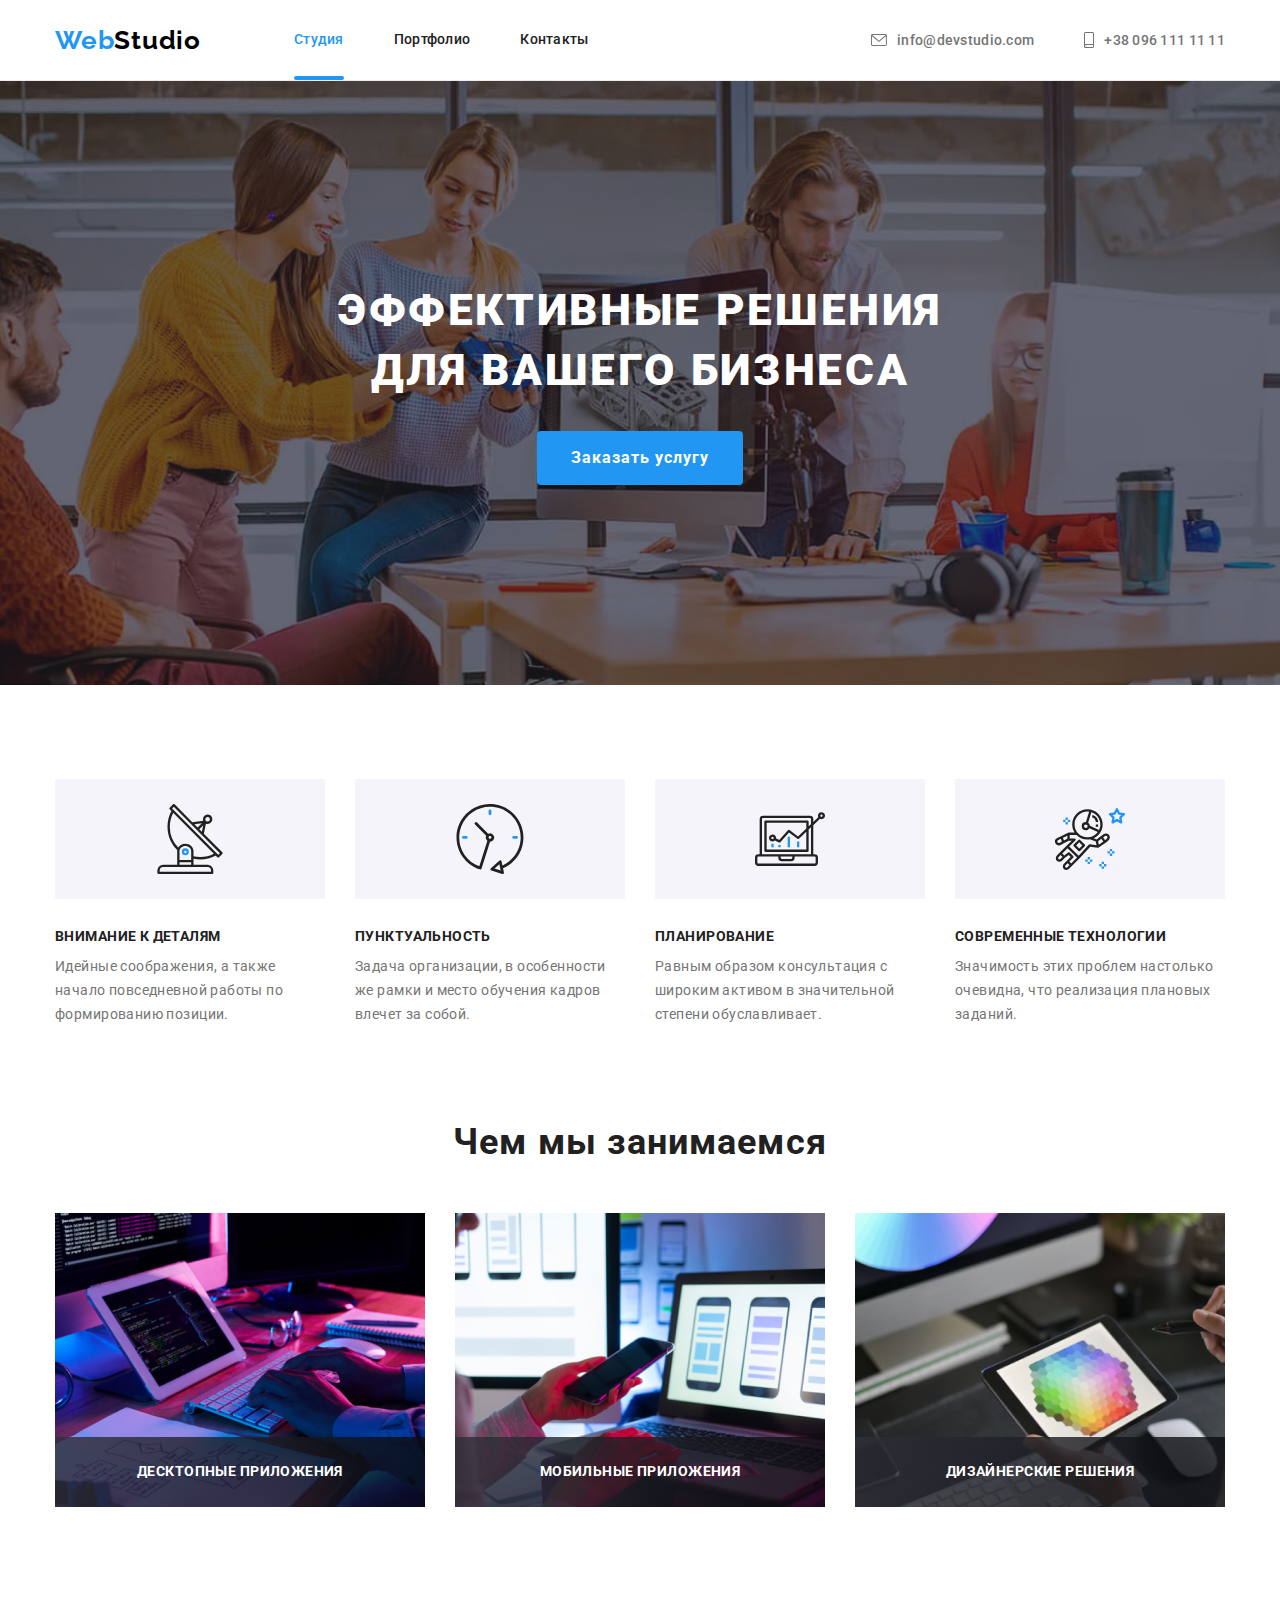
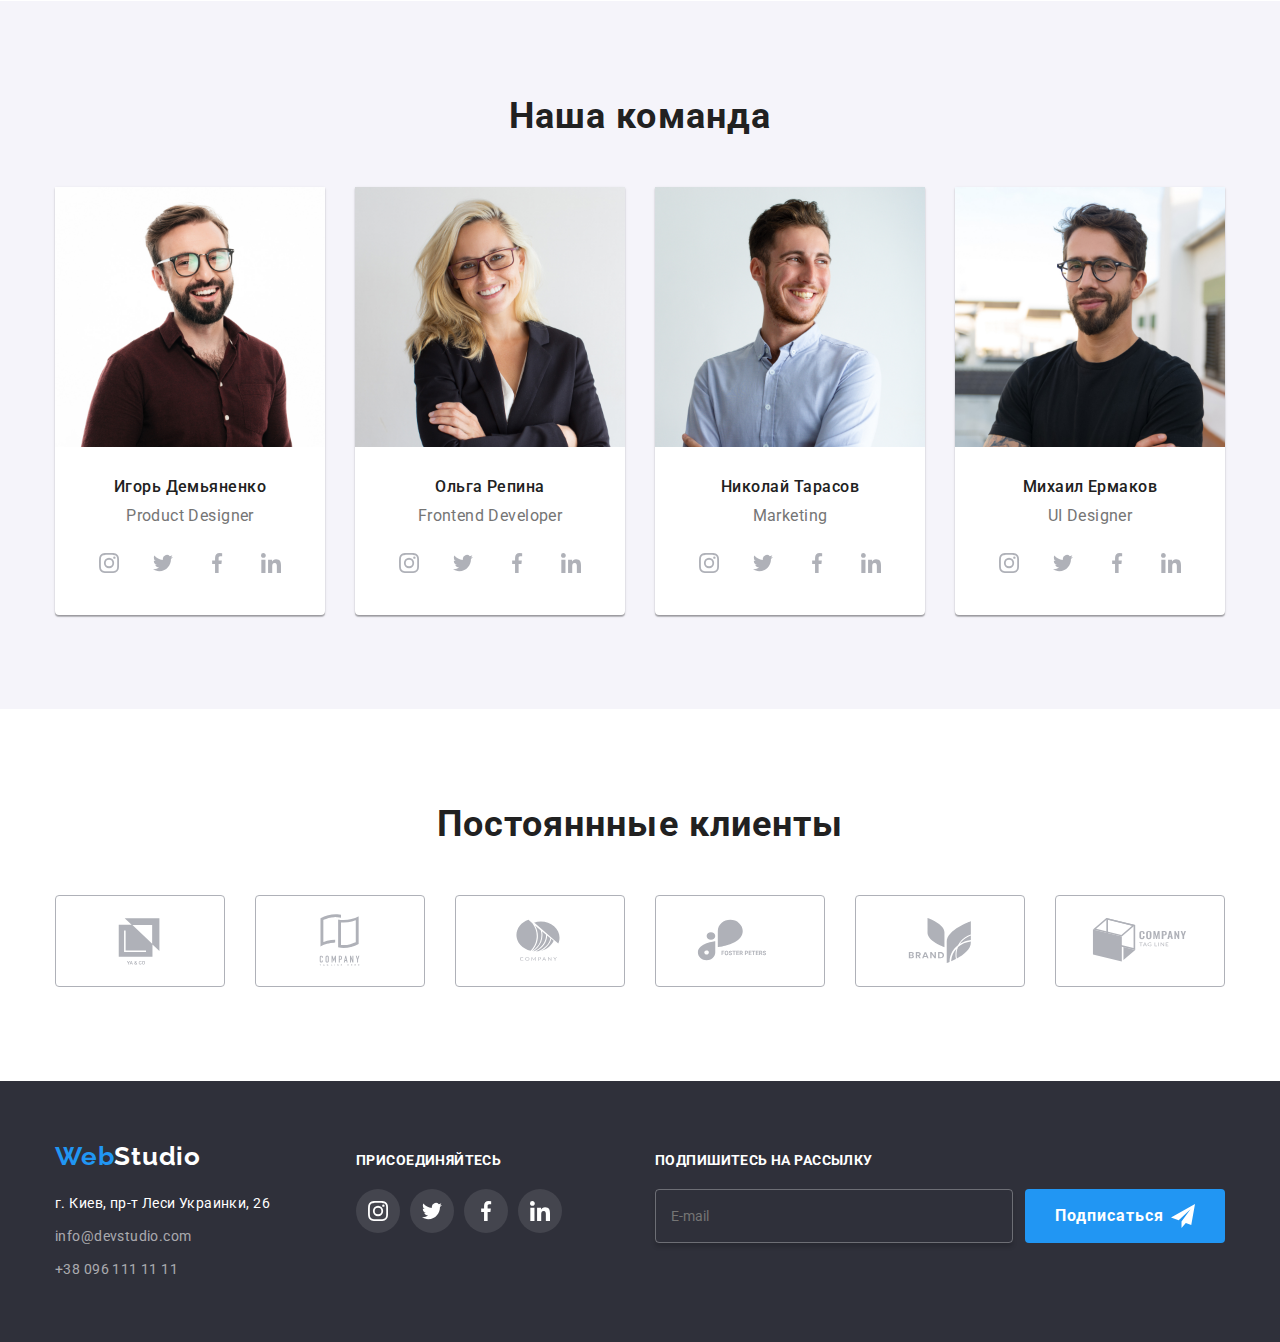
<file: index.html>
<!DOCTYPE html>
<html lang="ru">
<head>
    <meta charset="UTF-8">
    <meta http-equiv="X-UA-Compatible" content="IE=edge">
    <meta name="viewport" content="width=device-width, initial-scale=1.0">
    <title>Студия</title>
    <link rel="preconnect" href="https://fonts.googleapis.com">
    <link rel="preconnect" href="https://fonts.gstatic.com" crossorigin>
    <link href="https://fonts.googleapis.com/css2?family=Raleway:wght@700&family=Roboto:wght@400;500;700;900&display=swap"
        rel="stylesheet">
    <link rel="stylesheet" href="https://cdnjs.cloudflare.com/ajax/libs/modern-normalize/1.1.0/modern-normalize.min.css">
    <link rel="stylesheet" href="./css/main.min.css">
</head>
<body>
    <!-- Шапка страницы -->
    <header class="page-header">
        <div class="page-header__container container">
                <nav class="page-nav">
                    <!--Название с ссылкой-->
                    <a class="logo" href="./index.html">Web<span class="logo--dark">Studio</span></a>
                    <!--Панель навигации-->
                    <ul class="page-nav__list">
                        <li class="page-nav__item"><a class="page-nav__link page-nav__link--currant" href="/">Студия</a> </li>
                        <li class="page-nav__item"><a class="page-nav__link " href="./portfolio.html">Портфолио</a></li>
                        <li class="page-nav__item"><a class="page-nav__link" href="#">Контакты</a></li>
                    </ul>
                </nav>
                <!--Контакты с активными ссылками в парвом верхнем углу страницы-->
        <ul class="aside">
            <li class="aside__item">
                <a class="aside__link" href="mailto:info@devstudio.com">
                    <svg class="aside__icon" width="16" height="12">
                        <use href="./images/icons.svg#envelope"></use>
                    </svg>info@devstudio.com</a>
            </li>
            <li class="aside__item">
                <a class="aside__link" href="tel:+380961111111">
                    <svg class="aside__icon" width="10" height="16">
                        <use href="./images/icons.svg#smartphone"></use>
                    </svg>+38 096 111 11 11</a>
            </li>
        </ul>
        </div>
    </header>
    <!--Основной раздел страницы-->
    <main>
        <!--Главный заголовок и активная кнопка-->
        <section class="main">
            <div class="container">
                <h1 class="main__title">ЭФФЕКТИВНЫЕ РЕШЕНИЯ ДЛЯ ВАШЕГО БИЗНЕСА</h1>
                <button class="main__button" type="button" data-modal-open>Заказать услугу</button>
                <div class="backdrop is-hidden" data-modal>
                    <div class="modal">
                        <form name="main-form" class="main-form">
                            <div class="main-form-block">
                                <b class="main-form__title">Оставьте свои данные, мы вам перезвоним</b>
                                <ul class="main-form__list">
                                    <li class="main-form__item">
                                        <label class="main-form__label" for="name">Имя</label>
                                        <svg class="main-form__icon" width="18" height="18">
                                            <use href="./images/icons.svg#person"></use>
                                        </svg>
                                        <input class="main-form__input" type="text" id="name" name="name" required>
                                    </li>
                                    <li class="main-form__item">
                                        <label class="main-form__label" for="phone">Телефон</label>
                                        <svg class="main-form__icon" width="18" height="18">
                                            <use href="./images/icons.svg#call"></use>
                                        </svg>
                                        <input class="main-form__input" type="tel" id="phone" name="phone" required>
                                    </li>
                                    <li class="main-form__item">
                                        <label class="main-form__label" for="email">Почта</label>
                                        <svg class="main-form__icon" width="18" height="18">
                                            <use href="./images/icons.svg#icon-e-mail"></use>
                                        </svg>
                                        <input class="main-form__input" type="email" id="email" name="email" required>
                                    </li>
                                    <li class="main-form__item">
                                        <label class="main-form__label" for="comment">Коммментарий</label>
                                        <textarea class="main-form__comment" name="comment" id="comment" rows="6" placeholder="Введите текст"></textarea>
                                    </li>
                                </ul>
                                <div class="form-policy">
                                    <input class="main-form-checkbox visually-hidden" type="checkbox" name="policy" required id="policy">
                                    <label class="main-form__policy" for="policy">&nbsp; Соглашаюсь с рассылкой и принимаю &nbsp;
                                        <a href="/" class="form-policy__link">Условия договора</a>
                                    </label>
                                </div>
                                <button class="main-form__btn" type="submit">Отправить</button>
                            </div>
                        </form>
                        <button class="close-btn" data-modal-close>
                            <svg class="close-btn__icon" width="18" height="18">
                                <use href="./images/icons.svg#close-icon"></use>
                            </svg>
                        </button>
                    </div>
                </div>
            </div>
        </section>
        <!--Особенности-->
        <section class="section">
            <div class="container">
                <h2 class="section__title visually-hidden">Наши преимущества</h2>
                <ul class="features">
                    <li class="features__item">
                        <div class="features__block">
                            <svg class="features__icon" width="70" height="70">
                                <use href="./images/icons.svg#feature-one" width="70" height="70"></use>
                            </svg>
                        </div>
                        <h3 class="features__title">Внимание к деталям</h3>
                        <p class="features__text">Идейные соображения, а также начало повседневной работы по формированию позиции.</p>
                    </li>
                    <li class="features__item">
                        <div class="features__block">
                            <svg class="features__icon" width="70" height="70">
                                <use href="./images/icons.svg#feature-two" width="70" height="70"></use>
                            </svg>
                        </div>
                        <h3 class="features__title">Пунктуальность</h3>
                        <p class="features__text">Задача организации, в особенности же рамки и место обучения кадров влечет за собой.</p>
                    </li>
                    <li class="features__item">
                        <div class="features__block">
                            <svg class="features__icon" width="70" height="70">
                                <use href="./images/icons.svg#feature-three" width="70" height="70"></use>
                            </svg>
                        </div>
                        <h3 class="features__title">Планирование</h3>
                        <p class="features__text">Равным образом консультация с широким активом в значительной степени обуславливает.</p>
                    </li>
                    <li class="features__item">
                        <div class="features__block">
                            <svg class="features__icon" width="70" height="70">
                                <use href="./images/icons.svg#feature-four" width="70" height="70"></use>
                            </svg>
                        </div>
                        <h3 class="features__title">Современные технологии</h3>
                        <p class="features__text">Значимость этих проблем настолько очевидна, что реализация плановых заданий.</p>
                    </li>
                </ul>
            </div>
        </section>
        <!--Чем мы занимаемся-->
        <section class="section section--top-zero">
            <div class="container">
                <h2 class="section__title">Чем мы занимаемся</h2>
                <ul class="service__list">
                    <li class="service__item">
                            <img class="service__img" src="./images/service/color.jpg" width="370" height="294" alt="разработка архитектуры сайта">
                        <h3 class="service__title">
                            Десктопные приложения
                        </h3>
                        </li>
                    <li class="service__item">
                            <img class="service__img" src="./images/service/phone.jpg" width="370" height="294"
                                alt="разработка приложения для бизнеса">
                            <h3 class="service__title">
                                Мобильные приложения
                            </h3>
                    </li>
                    <li class="service__item">
                            <img class="service__img" src="./images/service/code.jpg" width="370" height="294" alt="разработка дизайна">
                            <h3 class="service__title">
                                Дизайнерские решения
                            </h3>
                    </li>
                </ul>
            </div>
        </section>
        <!--Наша команда-->
        <section class="section section--other-bg">
            <div class="container">
                <h2 class="section__title">Наша команда</h2>
                <ul class="team-card list">
                    <li class="team-card__item">
                        <img src="./images/team/igor.jpg" width="270" height="260" alt="Игорь Демьяненко фото">
                        <div class="team-discription">
                            <h3 class="team-discription__title">Игорь Демьяненко</h3>
                            <p class="team-discription__text" lang="en">Product Designer</p>
                <ul class="social-media">
                    <li class="social-media__item">
                        <a href="/" class="social-media__link_team">
                            <svg class="social-media__icon" width="20" height="20">
                                <use href="./images/icons.svg#insta-footer"></use>
                            </svg>
                        </a>
                    </li>
                    <li class="social-media__item">
                        <a href="/" class="social-media__link_team">
                            <svg class="social-media__icon" width="20" height="20">
                                <use href="./images/icons.svg#twitter-footer"></use>
                            </svg>
                        </a>
                    </li>
                    <li class="social-media__item">
                        <a href="/" class="social-media__link_team">
                            <svg class="social-media__icon" width="20" height="20">
                                <use href="./images/icons.svg#fb-footer"></use>
                            </svg>
                        </a>
                    </li>
                    <li class="social-media__item">
                        <a href="/" class="social-media__link_team">
                            <svg class="social-media__icon" width="20" height="20">
                                <use href="./images/icons.svg#lin-footer"></use>
                            </svg>
                        </a>
                    </li>
                </ul>
                        </div>
                    <li class="team-card__item">
                        <img src="./images/team/olga.jpg" width="270" height="260" alt="Ольга Репина фото">
                        <div class="team-discription">
                            <h3 class="team-discription__title">Ольга Репина</h3>
                            <p class="team-discription__text" lang="en">Frontend Developer</p>
                <ul class="social-media">
                    <li class="social-media__item">
                        <a href="/" class="social-media__link_team">
                            <svg class="social-media__icon" width="20" height="20">
                                <use href="./images/icons.svg#insta-footer"></use>
                            </svg>
                        </a>
                    </li>
                    <li class="social-media__item">
                        <a href="/" class="social-media__link_team">
                            <svg class="social-media__icon" width="20" height="20">
                                <use href="./images/icons.svg#twitter-footer"></use>
                            </svg>
                        </a>
                    </li>
                    <li class="social-media__item">
                        <a href="/" class="social-media__link_team">
                            <svg class="social-media__icon" width="20" height="20">
                                <use href="./images/icons.svg#fb-footer"></use>
                            </svg>
                        </a>
                    </li>
                    <li class="social-media__item">
                        <a href="/" class="social-media__link_team">
                            <svg class="social-media__icon" width="20" height="20">
                                <use href="./images/icons.svg#lin-footer"></use>
                            </svg>
                        </a>
                    </li>
                </ul>
                        </div>
                    </li>
                    <li class="team-card__item">
                        <img src="./images/team/mykola.jpg" width="270" height="260" alt="Николай Тарасов фото">
                        <div class="team-discription">
                            <h3 class="team-discription__title">Николай Тарасов</h3>
                            <p class="team-discription__text" lang="en">Marketing</p>
                <ul class="social-media">
                    <li class="social-media__item">
                        <a href="/" class="social-media__link_team">
                            <svg class="social-media__icon" width="20" height="20">
                                <use href="./images/icons.svg#insta-footer"></use>
                            </svg>
                        </a>
                    </li>
                    <li class="social-media__item">
                        <a href="/" class="social-media__link_team">
                            <svg class="social-media__icon" width="20" height="20">
                                <use href="./images/icons.svg#twitter-footer"></use>
                            </svg>
                        </a>
                    </li>
                    <li class="social-media__item">
                        <a href="/" class="social-media__link_team">
                            <svg class="social-media__icon" width="20" height="20">
                                <use href="./images/icons.svg#fb-footer"></use>
                            </svg>
                        </a>
                    </li>
                    <li class="social-media__item">
                        <a href="/" class="social-media__link_team">
                            <svg class="social-media__icon" width="20" height="20">
                                <use href="./images/icons.svg#lin-footer"></use>
                            </svg>
                        </a>
                    </li>
                </ul>
                        </div>
                    </li>
                    <li class="team-card__item">
                        <img src="./images/team/myhailo.jpg" width="270" height="260" alt="Михаил Ермаков фото">
                        <div class="team-discription">
                            <h3 class="team-discription__title">Михаил Ермаков</h3>
                            <p class="team-discription__text" lang="en">UI Designer</p>
                <ul class="social-media">
                    <li class="social-media__item">
                        <a href="/" class="social-media__link_team">
                            <svg class="social-media__icon" width="20" height="20">
                                <use href="./images/icons.svg#insta-footer"></use>
                            </svg>
                        </a>
                    </li>
                    <li class="social-media__item">
                        <a href="/" class="social-media__link_team">
                            <svg class="social-media__icon" width="20" height="20">
                                <use href="./images/icons.svg#twitter-footer"></use>
                            </svg>
                        </a>
                    </li>
                    <li class="social-media__item">
                        <a href="/" class="social-media__link_team">
                            <svg class="social-media__icon" width="20" height="20">
                                <use href="./images/icons.svg#fb-footer"></use>
                            </svg>
                        </a>
                    </li>
                    <li class="social-media__item">
                        <a href="/" class="social-media__link_team">
                            <svg class="social-media__icon" width="20" height="20">
                                <use href="./images/icons.svg#lin-footer"></use>
                            </svg>
                        </a>
                    </li>
                </ul>
                        </div>
                    </li>
                </ul>
            </div>
        </section>
        <section class="section">
            <div class="container">
                <h2 class="section__title">Постояннные клиенты</h2>
                <ul class="clients">
                    <li class="clients__item">
                        <a href="/" class="clients__link">
                            <svg class="clients__icon" width="106" height="60">
                                <use href="./images/icons.svg#prtn-1"></use>
                            </svg>
                        </a>
                    </li>
                    <li class="clients__item">
                        <a href="/" class="clients__link">
                            <svg class="clients__icon" width="106" height="60">
                                <use href="./images/icons.svg#prtn-2"></use>
                            </svg>
                        </a>
                    </li>
                    <li class="clients__item">
                        <a href="/" class="clients__link">
                            <svg class="clients__icon" width="106" height="60">
                                <use href="./images/icons.svg#prtn-3"></use>
                            </svg>
                        </a>
                    </li>
                    <li class="clients__item">
                        <a href="/" class="clients__link">
                            <svg class="clients__icon" width="106" height="60">
                                <use href="./images/icons.svg#prtn-4"></use>
                            </svg>
                        </a>
                    </li>
                    <li class="clients__item">
                        <a href="/" class="clients__link">
                            <svg class="clients__icon" width="106" height="60">
                                <use href="./images/icons.svg#prtn-5"></use>
                            </svg>
                        </a>
                    </li>
                    <li class="clients__item">
                        <a href="/" class="clients__link">
                            <svg class="clients__icon" width="106" height="60">
                                <use href="./images/icons.svg#prtn-6"></use>
                            </svg>
                        </a>
                    </li>
                </ul>
            </div>
        </section>
    </main>

    <!--Подвал-->

    <footer class="footer">
        <div class="container footer-flex">
            <div class="address-block">
                <!--Название с активной ссылкой-->
                <a class="logo" href="/">Web<span class="logo--light">Studio</span></a>
                <!--Адресс и Контакты-->
                <address class="address">
                    <ul class="address__list">
                        <li class="address__item"> <a class="address__link" href="https://goo.gl/maps/YrUc46Xhu9acLL3k6">г. Киев,
                                пр-т Леси Украинки, 26</a>
                        </li>
                        <li class="address__item"><a class="address__contact" href="mailto:info@devstudio.com">info@devstudio.com</a>
                        </li>
                        <li class="address__item"><a class="address__contact" href="tel:+380961111111">+38 096 111 11 11</a></li>
                    </ul>
                </address>
            </div>
            <div class="subscribe-media">
                <p class="subscribe-title">Присоединяйтесь</p>
                <ul class="social-media">
                    <li class="social-media__item">
                        <a href="/" class="social-media__link_footer">
                                    <svg class="social-media__icon" width="20" height="20">
                                        <use href="./images/icons.svg#insta-footer"></use>
                                    </svg>
                        </a>
                    </li>
                    <li class="social-media__item">
                        <a href="/" class="social-media__link_footer">
                            <svg class="social-media__icon" width="20" height="20">
                                <use href="./images/icons.svg#twitter-footer"></use>
                            </svg>
                        </a>
                    </li>
                    <li class="social-media__item">
                        <a href="/" class="social-media__link_footer">
                            <svg class="social-media__icon" width="20" height="20">
                                <use href="./images/icons.svg#fb-footer"></use>
                            </svg>
                        </a>
                    </li>
                    <li class="social-media__item">
                        <a href="/" class="social-media__link_footer">
                            <svg class="social-media__icon" width="20" height="20">
                                <use href="./images/icons.svg#lin-footer"></use>
                            </svg>
                        </a>
                    </li>
                </ul>
            </div>
            <form class="subscribe-form" name="subscribe">
                <b class="subscribe-title">Подпишитесь на рассылку</b>
                <div class="subscribe-form__block">
                    <input class="subscribe-form__input" type="email" name="fsubscribe-box" placeholder="E-mail" required>
                    <button class="subscribe-form__btn" type="submit">Подписаться
                        <svg class="subscribe-form__icon" width="24" height="24">
                            <use href="./images/icons.svg#letter"></use>
                        </svg>
                    </button>
                </div>
            </form>
            
        </div>
    </footer>
    <!-- Скрипт для модального окна -->
    <script src="./modal.js"></script>
</body>
</html>
</file>
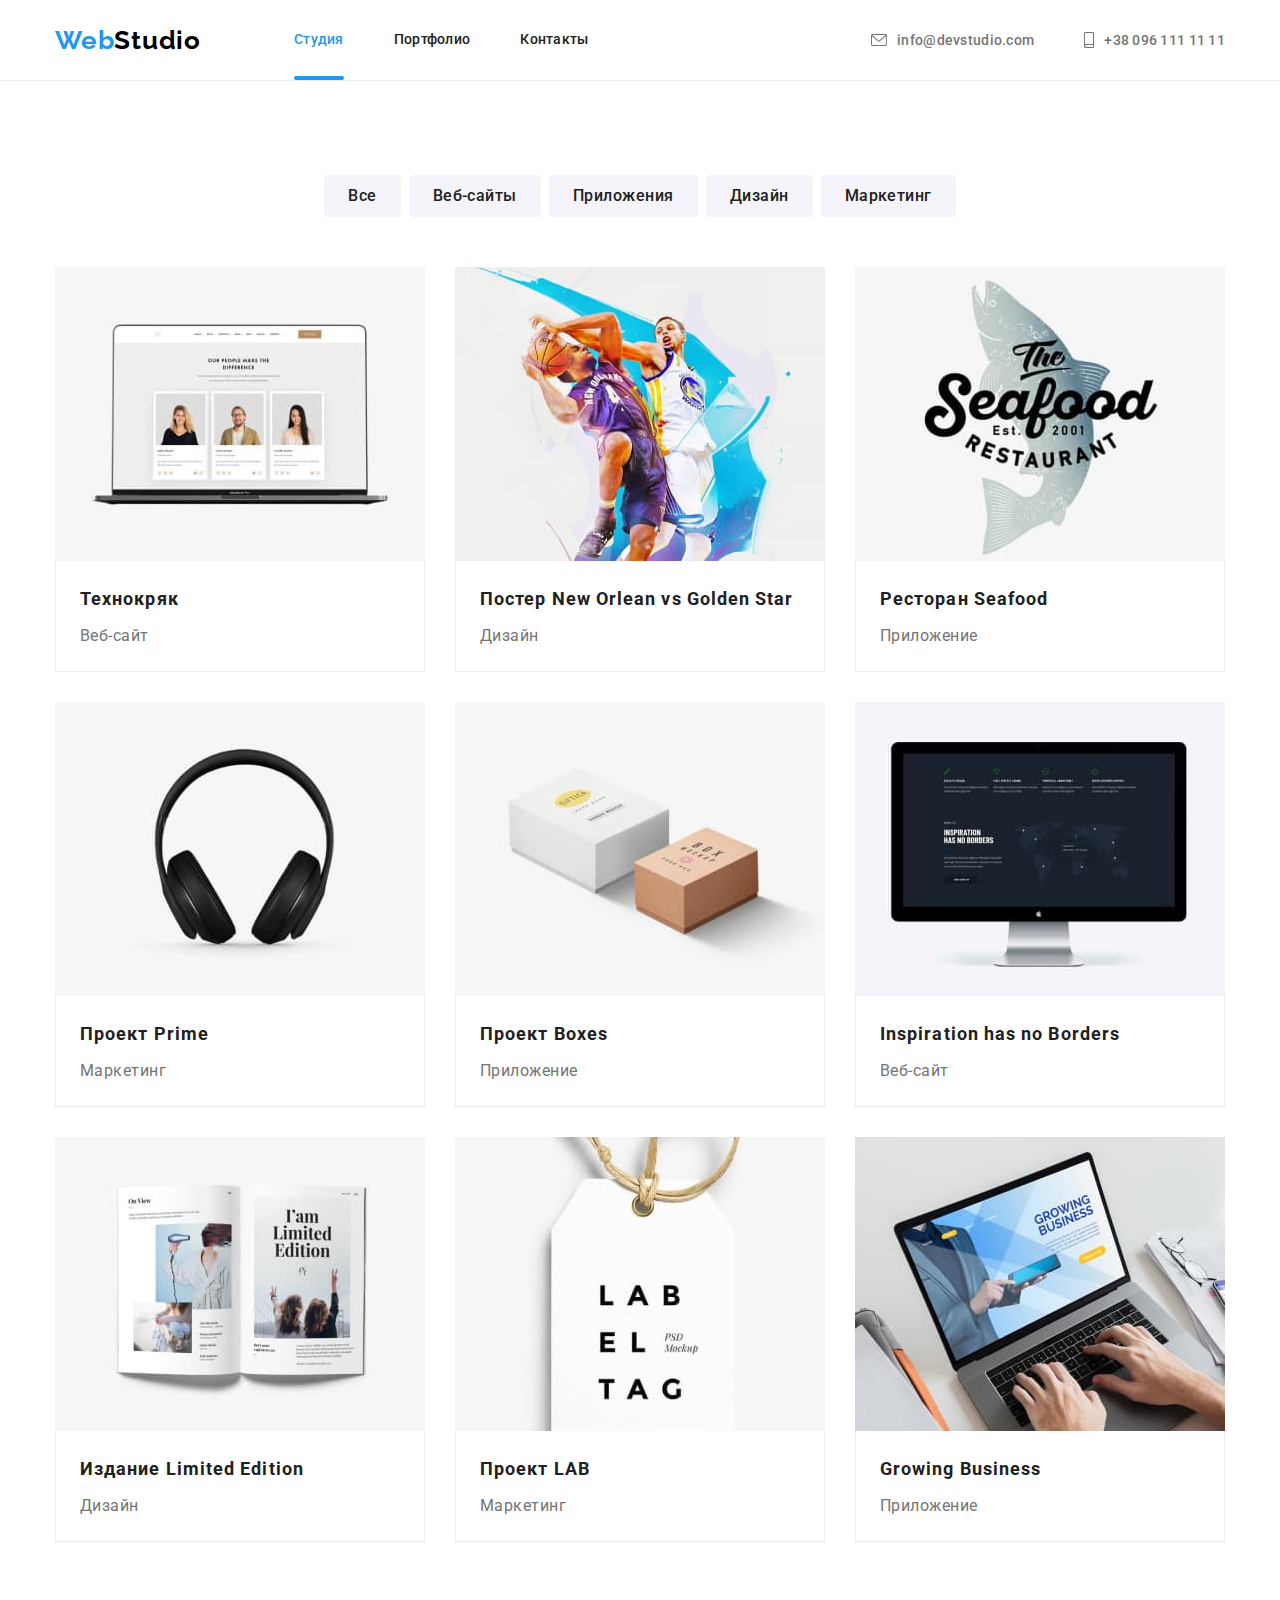
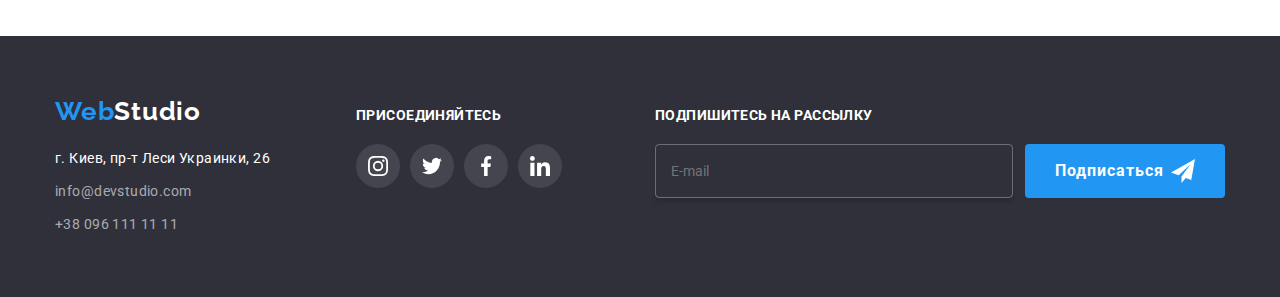
<file: portfolio.html>
<!DOCTYPE html>
<html lang="ru">
<head>
    <meta charset="UTF-8">
    <meta http-equiv="X-UA-Compatible" content="IE=edge">
    <meta name="viewport" content="width=device-width, initial-scale=1.0">
    <title>Портфолио</title>
    <link rel="preconnect" href="https://fonts.googleapis.com">
    <link rel="preconnect" href="https://fonts.gstatic.com" crossorigin>
    <link href="https://fonts.googleapis.com/css2?family=Raleway:wght@700&family=Roboto:wght@400;500;700;900&display=swap"
        rel="stylesheet">
    <link rel="stylesheet" href="https://cdnjs.cloudflare.com/ajax/libs/modern-normalize/1.1.0/modern-normalize.min.css">
    <link rel="stylesheet" href="./css/main.min.css">
</head>
<body>
    <!-- Шапка страницы -->
    <header class="page-header">
        <div class="page-header__container container">
            <nav class="page-nav">
                <!--Название с ссылкой-->
                <a class="logo" href="./index.html">Web<span class="logo--dark">Studio</span></a>
                <!--Панель навигации-->
                <ul class="page-nav__list">
                    <li class="page-nav__item"><a class="page-nav__link page-nav__link--currant" href="/">Студия</a> </li>
                    <li class="page-nav__item"><a class="page-nav__link " href="./portfolio.html">Портфолио</a></li>
                    <li class="page-nav__item"><a class="page-nav__link" href="#">Контакты</a></li>
                </ul>
            </nav>
            <!--Контакты с активными ссылками в парвом верхнем углу страницы-->
            <ul class="aside">
                <li class="aside__item">
                    <a class="aside__link" href="mailto:info@devstudio.com">
                        <svg class="aside__icon" width="16" height="12">
                            <use href="./images/icons.svg#envelope"></use>
                        </svg>info@devstudio.com</a>
                </li>
                <li class="aside__item">
                    <a class="aside__link" href="tel:+380961111111">
                        <svg class="aside__icon" width="10" height="16">
                            <use href="./images/icons.svg#smartphone"></use>
                        </svg>+38 096 111 11 11</a>
                </li>
            </ul>
        </div>
    </header>
    <main>
        <section class="section">
            <div class="container">
                <!--Скрытый заголовок-->
                <h1 class="section__title visually-hidden">Портфолио работ компании</h1>
                <!--Кнопки для сортировки-->
                <ul class="portfolio">
                    <li class="portfolio__item">
                        <button class="portfolio__btn" type="button">Все</button>
                    </li>
                    <li class="portfolio__item">
                        <button class="portfolio__btn" type="button">Веб-сайты</button>
                    </li>
                    <li class="portfolio__item">
                        <button class="portfolio__btn" type="button">Приложения</button>
                    </li>
                    <li class="portfolio__item">
                        <button class="portfolio__btn" type="button">Дизайн</button>
                    </li>
                    <li class="portfolio__item">
                        <button class="portfolio__btn" type="button">Маркетинг</button>
                    </li>
                </ul>
                <!--Галерея работ-->
                <ul class="gallery">
                    <li class="gallery__item">
                        <a href="/" class="gallery__link">
                            <div class="gallery__thumb">
                                <img src="./images/portfolio/image1.jpg" width="370" height="294" alt="Лендинг сайта Технокряк">
                                <p class="overlay text">
                                Технокряк это современная площадка распространения коронавируса. Компании используют эту платформу для цифрового
                                шпионажа и атак на защищённые сервера конкурентов. </p>
                            </div>
                            <div class="gallery__discription">
                                <h2 class="gallery__title">Технокряк</h2>
                                <p class="gallery__text">Веб-сайт</p>
                            </div>
                        </a>
                    </li>
                    <li class="gallery__item">
                        <a href="/" class="gallery__link">
                            <div class="gallery__thumb">
                                <img src="./images/portfolio/image2.jpg" width="370" height="294" alt="Постер с баскетболистами">
                                    <p class="overlay text">Технокряк это современная площадка распространения коронавируса. Компании используют эту платформу для цифрового
                                    шпионажа и атак на защищённые сервера конкурентов.</p>
                            </div>
                            <div class="gallery__discription">
                                <h2 class="gallery__title"> Постер <span lang="en">New Orlean vs Golden Star</span></h2>
                                <p class="gallery__text">Дизайн</p>
                            </div>
                        </a>
                    </li>
                    <li class="gallery__item">
                        <a href="/" class="gallery__link">
                            <div class="gallery__thumb">
                                <img src="./images/portfolio/image3.jpg" width="370" height="294" alt="Логотип ресторана Сифуд">
                                <p class="overlay text">Технокряк это современная площадка распространения коронавируса. Компании используют эту платформу для цифрового
                                шпионажа и атак на защищённые сервера конкурентов.</p>
                            </div>
                            <div class="gallery__discription">
                                <h2 class="gallery__title">Ресторан Seafood</h2>
                                <p class="gallery__text">Приложение</p>
                            </div>
                        </a>
                    </li>
                    <li class="gallery__item">
                        <a href="/" class="gallery__link">
                            <div class="gallery__thumb">
                                <img src="./images/portfolio/image4.jpg" width="370" height="294" alt="Наушники черные">
                                <p class="overlay text">Технокряк это современная площадка распространения коронавируса. Компании используют эту
                                платформу для цифрового
                                шпионажа и атак на защищённые сервера конкурентов.</p>
                            </div>
                            <div class="gallery__discription">
                                <h2 class="gallery__title">Проект <span lang="en">Prime</span></h2>
                                <p class="gallery__text">Маркетинг</p>
                            </div>
                        </a>
                    </li>
                    <li class="gallery__item">
                        <a href="/" class="gallery__link">
                            <div class="gallery__thumb">
                                <img src="./images/portfolio/image5.jpg" width="370" height="294" alt="Белая и коричневая коробка">
                                <p class="overlay text">Технокряк это современная площадка распространения коронавируса. Компании используют эту
                                    платформу для цифрового
                                    шпионажа и атак на защищённые сервера конкурентов.</p>
                            </div>
                            <div class="gallery__discription">
                                <h2 class="gallery__title">Проект <span lang="en">Boxes</span> </h2>
                                <p class="gallery__text">Приложение</p>
                            </div>
                        </a>
                    </li>
                    <li class="gallery__item">
                        <a href="/" class="gallery__link">
                            <div class="gallery__thumb">
                            <img src="./images/portfolio/image6.jpg" width="370" height="294" alt="Фото лендинка на IMac">
                            <p class="overlay text">Технокряк это современная площадка распространения коронавируса. Компании используют эту
                            платформу для цифрового
                            шпионажа и атак на защищённые сервера конкурентов.</p>
                            </div>
                            <div class="gallery__discription">
                                <h2 class="gallery__title" lang="en">Inspiration has no Borders</h2>
                                <p class="gallery__text">Веб-сайт</p>
                            </div>
                        </a>
                    </li>
                    <li class="gallery__item">
                        <a href="/" class="gallery__link">
                            <div class="gallery__thumb">
                                <img src="./images/portfolio/image7.jpg" width="370" height="294" alt="Развернутое печатное издание">
                                <p class="overlay text">Технокряк это современная площадка распространения коронавируса. Компании используют эту
                                платформу для цифрового
                                шпионажа и атак на защищённые сервера конкурентов.</p>
                            </div>
                            <div class="gallery__discription">
                                <h2 class="gallery__title">Издание <span lang="en">Limited Edition</span></h2>
                                <p class="gallery__text">Дизайн</p>
                            </div>
                        </a>
                    </li>
                    <li class="gallery__item">
                        <a href="/" class="gallery__link">
                            <div class="gallery__thumb">
                                <img src="./images/portfolio/image8.jpg" width="370" height="294" alt="Бирки с буквами">
                                <p class="overlay text">Технокряк это современная площадка распространения коронавируса. Компании используют эту
                                    платформу для цифрового
                                    шпионажа и атак на защищённые сервера конкурентов.</p>
                            </div>
                            <div class="gallery__discription">
                                <h2 class="gallery__title">Проект <span lang="en">LAB</span> </h2>
                                <p class="gallery__text">Маркетинг</p>
                            </div>
                        </a>
                    </li>
                    <li class="gallery__item">
                        <a href="/" class="gallery__link">
                            <div class="gallery__thumb">
                                <img src="./images/portfolio/image9.jpg" width="370" height="294" alt="Экран с главной страницей кмпании">
                                <p class="overlay text">Технокряк это современная площадка распространения коронавируса. Компании используют эту
                                    платформу для цифрового
                                    шпионажа и атак на защищённые сервера конкурентов.</p>
                            </div>
                            <div class="gallery__discription">
                                <h2 class="gallery__title" lang="en">Growing Business </h2>
                                <p class="gallery__text">Приложение</p>
                            </div>
                        </a>
                    </li>
                </ul>
            </div>
        </section>
    </main>
    <!--Подвал-->
    <footer class="footer">
        <div class="container footer-flex">
            <div class="address-block">
                <!--Название с активной ссылкой-->
                <a class="logo" href="/">Web<span class="logo--light">Studio</span></a>
                <!--Адресс и Контакты-->
                <address class="address">
                    <ul class="address__list">
                        <li class="address__item"> <a class="address__link" href="https://goo.gl/maps/YrUc46Xhu9acLL3k6">г.
                                Киев,
                                пр-т Леси Украинки, 26</a>
                        </li>
                        <li class="address__item"><a class="address__contact"
                                href="mailto:info@devstudio.com">info@devstudio.com</a>
                        </li>
                        <li class="address__item"><a class="address__contact" href="tel:+380961111111">+38 096 111 11 11</a>
                        </li>
                    </ul>
                </address>
            </div>
            <div class="subscribe-media">
                <p class="subscribe-title">Присоединяйтесь</p>
                <ul class="social-media">
                    <li class="social-media__item">
                        <a href="/" class="social-media__link_footer">
                            <svg class="social-media__icon" width="20" height="20">
                                <use href="./images/icons.svg#insta-footer"></use>
                            </svg>
                        </a>
                    </li>
                    <li class="social-media__item">
                        <a href="/" class="social-media__link_footer">
                            <svg class="social-media__icon" width="20" height="20">
                                <use href="./images/icons.svg#twitter-footer"></use>
                            </svg>
                        </a>
                    </li>
                    <li class="social-media__item">
                        <a href="/" class="social-media__link_footer">
                            <svg class="social-media__icon" width="20" height="20">
                                <use href="./images/icons.svg#fb-footer"></use>
                            </svg>
                        </a>
                    </li>
                    <li class="social-media__item">
                        <a href="/" class="social-media__link_footer">
                            <svg class="social-media__icon" width="20" height="20">
                                <use href="./images/icons.svg#lin-footer"></use>
                            </svg>
                        </a>
                    </li>
                </ul>
            </div>
            <form class="subscribe-form" name="subscribe">
                <b class="subscribe-title">Подпишитесь на рассылку</b>
                <div class="subscribe-form__block">
                    <input class="subscribe-form__input" type="email" name="fsubscribe-box" placeholder="E-mail" required>
                    <button class="subscribe-form__btn" type="submit">Подписаться
                        <svg class="subscribe-form__icon" width="24" height="24">
                            <use href="./images/icons.svg#letter"></use>
                        </svg>
                    </button>
                </div>
            </form>
    
        </div>
    </footer>
</body>
</html>
</file>
<file: css/main.min.css>
:root{--text-color: #757575;--secondary-text-color: #fff;--extra-text-color: #212121;--acent-color: rgb(33, 150, 243);--section--bg-color: #2f303a;--team-icon-color: #afb1b8;--second-font: Raleway;--font-weight: 700;--letter-spacing-base: 0.03em;--letter-spacing: 0.06em;--letter-spacing-extra: 0.02em;--transition-duration: 250ms;--transition-timing-function: cubic-bezier(0.4, 0, 0.2, 1)}html{box-sizing:border-box}*,*::before,*::after{box-sizing:inherit}body{background-color:#fff;color:#757575;font-family:Roboto, sans-serif;font-size:14px;letter-spacing:0.03em;text-decoration:none}ul{padding:0;list-style:none}h1,h2,h3,h4,h5,h6{margin-top:0;margin-bottom:0}a{text-decoration:none;padding:0;margin:0}ol,ul{margin-top:0;margin-bottom:0;padding-left:0}p{margin:0;padding:0}img{display:block;max-width:100%;height:auto}.section{padding-top:94px;padding-bottom:94px}.section--top-zero{padding-top:0}.section--other-bg{background-color:#f5f4fa}.social-media__link_team,.social-media__link_footer{width:44px;height:44px;border-radius:50%}.aside,.close-btn,.social-media__link_team,.social-media__link_footer,.clients__item,.clients__link{display:flex;justify-content:center;align-items:center}.visually-hidden{position:absolute;width:1px;height:1px;margin:-1px;border:0;padding:0;white-space:nowrap;clip-path:inset(100%);clip:rect(0 0 0 0);overflow:hidden}.container{width:1200px;margin-right:auto;margin-left:auto;padding-left:15px;padding-right:15px}.section__title{margin-bottom:50px;color:var(--extra-text-color);font-size:36px;line-height:1.17;letter-spacing:var(--letter-spacing-base);font-weight:var(--font-weight);text-align:center}.logo{transition-property:text-decotation;transition-duration:var(--transition-duration);transition-timing-function:var(--transition-timing-function);padding-top:24px;padding-bottom:24px;color:var(--acent-color);font-family:var(--second-font);font-size:26px;line-height:1.19;letter-spacing:var(--letter-spacing-base);font-weight:var(--font-weight);font-size:26px;text-decoration:none}.logo--dark{color:#000}.logo--light{margin-bottom:20px;color:#fff;font-family:var(--second-font)}.page-header{background-color:var(--secondary-text-color);border-bottom:1px solid #ececec}.page-header__container{display:flex}.page-nav{display:flex;justify-content:center;align-items:center}.page-nav__list{display:flex;justify-content:center;align-items:center;margin-left:93px}.page-nav__item:not(:last-child){margin-right:50px}.page-nav__link{position:relative;transition-property:color;transition-duration:var(--transition-duration);transition-timing-function:var(--transition-timing-function);display:block;padding-top:32px;padding-bottom:32px;color:var(--extra-text-color);font-weight:500;line-height:1.14;letter-spacing:var(--letter-spacing-extra)}.page-nav__link:hover,.page-nav__link:focus{color:var(--acent-color)}.page-nav__link--currant{color:var(--acent-color)}.page-nav__link--currant::after{position:absolute;bottom:0;display:block;content:"";width:100%;height:4px;background-color:var(--acent-color);border-radius:2px}.aside{margin-left:auto}.aside__item:not(:last-child){margin-right:50px}.aside__link{transition-property:color;transition-duration:var(--transition-duration);transition-timing-function:var(--transition-timing-function);display:flex;align-items:center;padding-top:32px;padding-bottom:32px;color:var(--text-color);font-weight:500;line-height:1.143;letter-spacing:var(--letter-spacing-extra)}.aside__link:hover,.aside__link:focus{color:var(--acent-color)}.aside__icon{margin-right:10px;fill:currentColor}.main{max-width:1600px;margin-left:auto;margin-right:auto;background-image:linear-gradient(to right, rgba(47,48,58,0.4), rgba(47,48,58,0.4)),url(../images/main-img.jpg);background-color:#c4c4c4;background-size:cover;background-position:center;background-repeat:no-repeat;text-align:center;padding:200px 0}.main__title{width:696px;margin-right:auto;margin-left:auto;margin-bottom:30px;color:var(--secondary-text-color);font-weight:900;font-size:44px;line-height:1.36;text-transform:uppercase;letter-spacing:var(--letter-spacing)}.main__button{transition-property:background-color;transition-duration:var(--transition-duration);transition-timing-function:var(--transition-timing-function);min-width:200px;padding-top:10px;padding-right:32px;padding-bottom:10px;padding-left:32px;border-color:transparent;border-radius:4px;color:var(--secondary-text-color);background-color:var(--acent-color);font-family:Roboto, sans-serif;font-size:16px;font-weight:var(--font-weight);line-height:1.88;letter-spacing:var(--letter-spacing);cursor:pointer}.main__button:hover{background-color:#188ce8}.backdrop{position:fixed;top:0;left:0;width:100%;height:100%;background-image:linear-gradient(to right, rgba(0,0,0,0.2), rgba(0,0,0,0.2));z-index:2;opacity:1;transition-duration:250ms}.backdrop.is-hidden{opacity:0;pointer-events:none}.modal{position:absolute;top:50%;left:50%;transform:translate(-50%, -50%);min-width:528px;min-height:581px;background-color:var(--secondary-text-color);box-shadow:0px 1px 3px rgba(0,0,0,0.12),0px 1px 1px rgba(0,0,0,0.14),0px 2px 1px rgba(0,0,0,0.2);border-radius:4px;padding:40px}.close-btn{position:absolute;top:8px;right:8px;transition-property:transform;transition-duration:var(--transition-duration);transition-timing-function:var(--transition-timing-function);width:30px;height:30px;background-color:transparent;border:1px solid rgba(0,0,0,0.1);border-radius:50%;cursor:pointer;color:#000;outline:none}.close-btn:hover,.close-btn:focus{color:var(--acent-color)}.close-btn__icon{fill:currentColor}.main-form__title{display:block;margin-bottom:12px;color:var(--extra-text-color);font-family:inherit;font-size:20px;font-weight:var(--font-weight);letter-spacing:var(--letter-spacing-base);line-height:1.15}.main-form__list{margin-bottom:20px}.main-form__item{position:relative;transition-property:border-color, color;transition-duration:var(--transition-duration);transition-timing-function:var(--transition-timing-function);display:flex;flex-direction:column;color:#000}.main-form__item:not(:last-child){margin-bottom:10px}.main-form__item:hover,.main-form__item:focus-within{color:var(--acent-color);border-color:var(--acent-color)}.main-form__icon{position:absolute;left:12px;bottom:12px;fill:currentColor}.main-form__label{color:var(--text-color);font-family:inherit;font-size:12px;line-height:1.17;letter-spacing:0.01em;text-align:left;margin-bottom:4px}.main-form__input{transition-property:border-color;transition-duration:var(--transition-duration);transition-timing-function:var(--transition-timing-function);min-height:40px;padding-top:12px;padding-right:12px;padding-bottom:12px;padding-left:42px;border:1px solid rgba(33,33,33,0.2);border-radius:4px;outline:none}.main-form__input:hover,.main-form__input:focus{border-color:var(--acent-color)}.main-form__comment{transition-property:border-color;transition-duration:var(--transition-duration);transition-timing-function:var(--transition-timing-function);resize:none;padding:12px 16px;border:1px solid rgba(33,33,33,0.2);border-radius:4px;outline:none}.main-form__comment:hover,.main-form__comment:focus{border-color:var(--acent-color)}.main-form__comment::placeholder{color:rgba(117,117,117,0.5)}.form-policy{display:flex;margin-bottom:30px}.main-form__policy{display:flex;width:100%;justify-content:center;align-items:center;color:var(--text-color);font-family:inherit;line-height:1.71;letter-spacing:var(--letter-spacing-base)}.main-form__policy::before{display:inline-block;content:"";width:16px;height:16px;background-image:url(../images/on.svg);background-size:cover;background-repeat:no-repeat;background-position:center;cursor:pointer;outline:none;transition:outline 250ms var(--transition-timing-function)}.main-form-checkbox:checked+.main-form__policy::before{background-image:url(../images/off.svg);background-position:center;background-size:cover;background-repeat:no-repeat;width:16px;height:16px}.main-form-checkbox:hover+.main-form__policy:before,.main-form-checkbox:focus+.main-form__policy:before{outline:1px solid var(--acent-color)}.form-policy__link{transition-property:color;transition-duration:var(--transition-duration);transition-timing-function:var(--transition-timing-function);color:var(--acent-color);font-family:inherit;line-height:1.71;letter-spacing:var(--letter-spacing-base);text-decoration:underline;outline:none}.form-policy__link:focus{color:#188ce8}.main-form__btn{transition-property:background-color;transition-duration:var(--transition-duration);transition-timing-function:var(--transition-timing-function);min-width:200px;padding-top:10px;padding-right:55px;padding-bottom:10px;padding-left:55px;border-color:transparent;border-radius:4px;box-shadow:0px 4px 4px rgba(0,0,0,0.15);overflow:hidden;color:var(--secondary-text-color);background-color:var(--acent-color);font-family:Roboto, sans-serif;font-size:16px;font-weight:var(--font-weight);line-height:1.88;letter-spacing:var(--letter-spacing);cursor:pointer;outline:none}.main-form__btn:hover,.main-form__btn:focus{background-color:#188ce8}.features{display:flex}.features__item{width:calc((100% - 90px) / 4)}.features__item:not(:last-child){margin-right:30px}.features__block{width:270px;height:120px;display:flex;justify-content:center;align-items:center;margin-bottom:30px;background-color:#f5f4fa}.features__title{margin-bottom:10px;color:var(--extra-text-color);font-size:14px;line-height:1.14;letter-spacing:var(--letter-spacing-base);font-weight:var(--font-weight);text-transform:uppercase}.features__text{line-height:1.71}.service{padding-top:0}.service__list{display:flex}.service__item{position:relative;display:flex;align-items:flex-end;flex-wrap:wrap}.service__item:not(:last-child){margin-right:30px}.service__title{position:absolute;z-index:1;display:flex;justify-content:center;align-items:center;overflow:hidden;width:100%;height:70px;color:var(--secondary-text-color);background-image:linear-gradient(to right, rgba(47,48,58,0.8), rgba(10,11,15,0.8));font-size:14px;line-height:1.14;letter-spacing:var(--letter-spacing-base);font-weight:var(--font-weight);text-transform:uppercase;text-align:center}.team-card{display:flex}.team-card__item{width:calc((100% - 90px) / 3);border-radius:0px 0px 4px 4px;box-shadow:0px 1px 3px rgba(0,0,0,0.12),0px 1px 1px rgba(0,0,0,0.14),0px 2px 1px rgba(0,0,0,0.2);background-color:var(--secondary-text-color);text-align:center}.team-card__item:not(:last-child){margin-right:30px}.team-discription{padding-top:30px;padding-right:32px;padding-bottom:30px;padding-left:32px}.team-discription__title{margin-bottom:10px;color:var(--extra-text-color);font-size:16px;font-weight:500;line-height:1.19;letter-spacing:var(--letter-spacing-base)}.team-discription__text{margin-bottom:16px;color:var(--text-color);font-size:16px;line-height:1.19}.social-media{display:flex;justify-content:center}.social-media__item:not(:nth-child(4n)){margin-right:10px}.social-media__link_team{transition-property:color, background-color;transition-duration:var(--transition-duration);transition-timing-function:var(--transition-timing-function);background-color:transparent;color:var(--team-icon-color)}.social-media__link_team:hover,.social-media__link_team:focus{background-color:var(--acent-color);color:var(--secondary-text-color)}.social-media__link_footer{transition-property:background-color;transition-duration:var(--transition-duration);transition-timing-function:var(--transition-timing-function);color:var(--secondary-text-color);background-color:rgba(255,255,255,0.1)}.social-media__link_footer:hover,.social-media__link_footer:focus{background-color:var(--acent-color)}.social-media__icon{fill:currentColor}.clients{display:flex}.clients__item:not(:nth-child(6n)){margin-right:30px}.clients__link{transition-property:color, border;transition-duration:var(--transition-duration);transition-timing-function:var(--transition-timing-function);width:170px;height:92px;border:1px solid #afb1b8;border-radius:4px;color:var(--team-icon-color)}.clients__link:hover,.clients__link:focus{color:var(--acent-color);border:1px solid var(--acent-color)}.clients__icon{fill:currentColor}.footer{background-color:var(--section--bg-color);padding-top:60px;padding-bottom:60px}.footer-flex{display:flex;align-items:baseline}.address-block{flex-grow:1;margin-right:70px}.address{margin-top:20px;font-style:normal;line-height:1.71}.address__item:not(:last-child){margin-bottom:9px}.address__link{transition-property:color;transition-duration:var(--transition-duration);transition-timing-function:var(--transition-timing-function);color:var(--secondary-text-color)}.address__link:hover,.address__link:focus{color:var(--acent-color)}.address__contact{transition-property:color;transition-duration:var(--transition-duration);transition-timing-function:var(--transition-timing-function);color:rgba(255,255,255,0.6);text-decoration:none}.address__contact:hover,.address__contact:focus{color:var(--acent-color)}.subscribe-title{display:block;margin-bottom:20px;color:var(--secondary-text-color);font-family:inherit;font-weight:var(--font-weight);line-height:1.14;letter-spacing:var(--letter-spacing-base);text-transform:uppercase}.subscribe-form{display:block;width:570px;margin-left:93px}.subscribe-form__block{display:flex}.subscribe-form__input{transition-property:border;transition-duration:var(--transition-duration);transition-timing-function:var(--transition-timing-function);width:358px;padding:15px 15px 15px 15px;margin-right:12px;color:var(--secondary-text-color);background-color:transparent;border:1px solid rgba(255,255,255,0.3);border-radius:4px;box-shadow:0px 4px 4px rgba(0,0,0,0.15);outline:none}.subscribe-form__input:hover,.subscribe-form__input:focus{border-color:var(--acent-color)}.subscribe-form__btn{transition-property:background-color;transition-duration:var(--transition-duration);transition-timing-function:var(--transition-timing-function);display:flex;justify-items:center;justify-content:space-between;align-items:center;overflow:hidden;padding:10px 28px 10px 28px;min-width:200px;border-color:transparent;border-radius:4px;color:var(--secondary-text-color);background-color:var(--acent-color);font-family:Roboto, sans-serif;font-size:16px;font-weight:var(--font-weight);line-height:1.88;letter-spacing:var(--letter-spacing);cursor:pointer}.subscribe-form__btn:hover,.subscribe-form__btn:focus{background-color:#188ce8}.subscribe-form__icon{fill:currentColor}.portfolio{display:flex;justify-content:center;margin-bottom:50px}.portfolio__item:not(:last-child){margin-right:8px}.portfolio__btn{transition-property:color, background-color, border-shadow;transition-duration:var(--transition-duration);transition-timing-function:var(--transition-timing-function);min-width:73px;padding-top:6px;padding-right:22px;padding-bottom:6px;padding-left:22px;border-radius:4px;border-color:transparent;color:var(--extra-text-color);background-color:#f5f4fa;font-family:inherit;font-weight:500;font-size:16px;line-height:1.63;letter-spacing:var(--letter-spacing-base);cursor:pointer}.portfolio__btn:hover,.portfolio__btn:focus{background-color:var(--acent-color);color:var(--secondary-text-color);box-shadow:0px 3px 1px rgba(0,0,0,0.1),0px 1px 2px rgba(0,0,0,0.08),0px 2px 2px rgba(0,0,0,0.12)}.gallery{display:flex;flex-wrap:wrap}.gallery__item{width:calc((100% - 60px) / 3);text-align:left}.gallery__item:not(:nth-last-child(-n+3)){margin-bottom:30px}.gallery__item:not(:nth-child(3n)){margin-right:30px}.gallery__thumb{position:relative;overflow:hidden}.overlay{position:absolute;top:0;left:0;transform:translatey(101%);transition-property:transform;transition-duration:var(--transition-duration);transition-timing-function:var(--transition-timing-function);overflow:hidden;max-width:100%;height:100%;padding-top:63px;padding-right:24px;padding-bottom:63px;padding-left:24px;background-color:rgba(33,150,243,0.9)}.gallery__link:hover .overlay,.gallery__link:focus .overlay{transform:translatey(0)}.overlay.text{color:var(--secondary-text-color);font-size:18px;line-height:1.56;letter-spacing:var(--letter-spacing-base);text-align:left}.gallery__link{transition-property:box-shadow;transition-duration:var(--transition-duration);transition-timing-function:var(--transition-timing-function);display:block}.gallery__link:hover,.gallery__link:focus{box-shadow:0px 1px 1px rgba(0,0,0,0.12),0px 4px 4px rgba(0,0,0,0.06),1px 4px 6px rgba(0,0,0,0.16)}.gallery__discription{padding-top:20px;padding-right:24px;padding-bottom:20px;padding-left:24px;border:1px solid #eeeeee;border-top:none}.gallery__title{margin-bottom:4px;color:var(--extra-text-color);font-size:18px;font-weight:var(--font-weight);letter-spacing:var(--letter-spacing);line-height:2}.gallery__text{color:var(--text-color);font-size:16px;line-height:1.88;letter-spacing:var(--letter-spacing-base)}
/*# sourceMappingURL=main.min.css.map */
</file>
